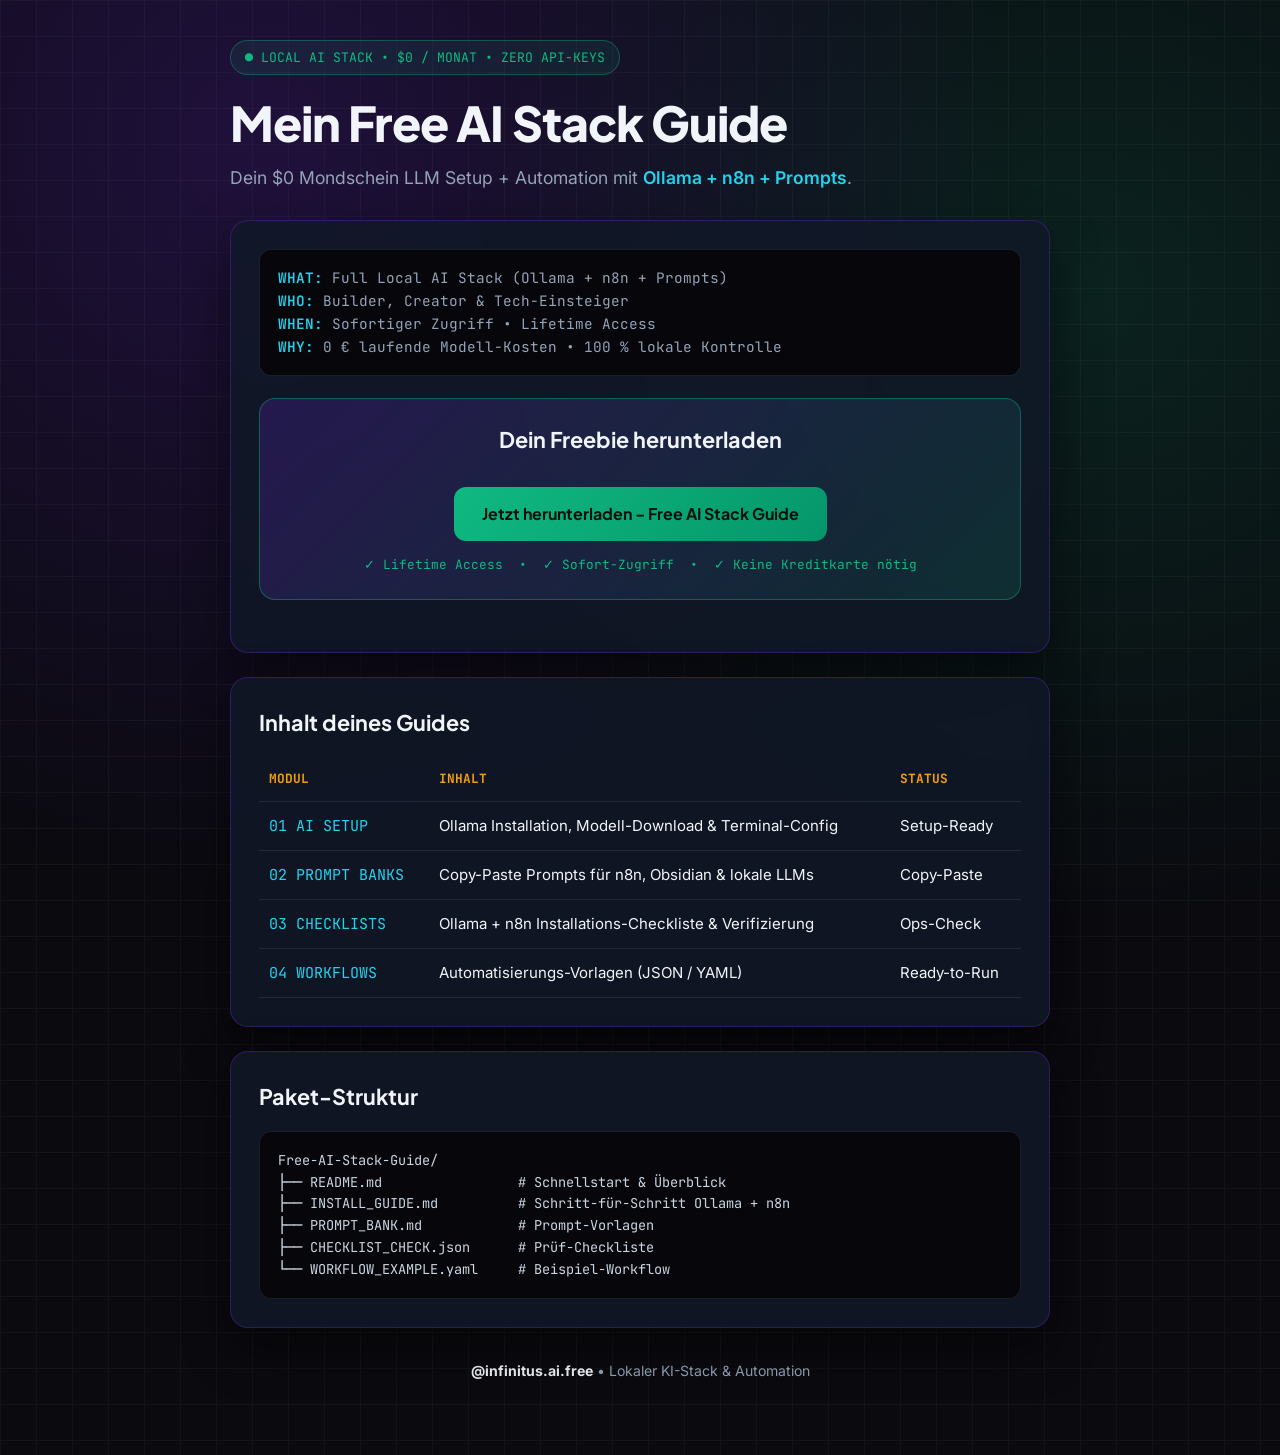
<file: docs/freebie-download.html>
<!DOCTYPE html>
<html lang="de">
<head>
  <meta charset="UTF-8" />
  <meta name="viewport" content="width=device-width, initial-scale=1.0" />
  <title>Mein Free AI Stack Guide — @infinitus.ai.free</title>
  <link rel="preconnect" href="https://fonts.googleapis.com" />
  <link rel="preconnect" href="https://fonts.gstatic.com" crossorigin />
  <link href="https://fonts.googleapis.com/css2?family=Inter:wght@400;500;600;700&family=JetBrains+Mono:wght@400;600&family=Plus+Jakarta+Sans:wght@600;700;800&display=swap" rel="stylesheet" />
  <style>
    :root {
      --bg: #0A0A0F;
      --surface: #111827;
      --card: rgba(17, 24, 39, 0.85);
      --border: rgba(109, 40, 217, 0.35);
      --violet: #6D28D9;
      --green: #10B981;
      --cyan: #22D3EE;
      --amber: #F59E0B;
      --text: #F1F5F9;
      --muted: #94A3B8;
    }

    * {
      box-sizing: border-box;
      margin: 0;
      padding: 0;
    }

    body {
      background-color: var(--bg);
      background-image:
        radial-gradient(circle at 20% 10%, rgba(109, 40, 217, 0.22), transparent 45%),
        radial-gradient(circle at 85% 20%, rgba(16, 185, 129, 0.14), transparent 40%),
        linear-gradient(to right, rgba(255, 255, 255, 0.03) 1px, transparent 1px),
        linear-gradient(to bottom, rgba(255, 255, 255, 0.03) 1px, transparent 1px);
      background-size: auto, auto, 36px 36px, 36px 36px;
      color: var(--text);
      font-family: 'Inter', -apple-system, BlinkMacSystemFont, sans-serif;
      line-height: 1.6;
      padding: 40px 20px 72px;
    }

    .container {
      max-width: 820px;
      margin: 0 auto;
    }

    .badge {
      display: inline-flex;
      align-items: center;
      gap: 8px;
      font-family: 'JetBrains Mono', monospace;
      font-size: 0.82rem;
      color: var(--green);
      background: rgba(16, 185, 129, 0.1);
      border: 1px solid rgba(16, 185, 129, 0.35);
      padding: 6px 14px;
      border-radius: 999px;
      margin-bottom: 20px;
    }

    h1 {
      font-family: 'Plus Jakarta Sans', sans-serif;
      font-size: clamp(2rem, 5vw, 3rem);
      font-weight: 800;
      letter-spacing: -0.02em;
      line-height: 1.15;
      margin-bottom: 14px;
    }

    .subtitle {
      font-size: 1.1rem;
      color: var(--muted);
      margin-bottom: 28px;
    }

    .subtitle strong {
      color: var(--cyan);
      font-weight: 600;
    }

    .card {
      background: var(--card);
      border: 1px solid var(--border);
      border-radius: 18px;
      padding: 28px;
      margin-bottom: 24px;
      backdrop-filter: blur(10px);
      box-shadow: 0 20px 50px rgba(0, 0, 0, 0.45);
    }

    .terminal-line {
      font-family: 'JetBrains Mono', monospace;
      font-size: 0.9rem;
      color: var(--muted);
      background: #07070b;
      border: 1px solid rgba(148, 163, 184, 0.15);
      border-radius: 12px;
      padding: 16px 18px;
      margin-bottom: 22px;
    }

    .terminal-line span.k {
      color: var(--cyan);
      font-weight: 600;
    }

    .cta-box {
      background: linear-gradient(135deg, rgba(109, 40, 217, 0.22), rgba(16, 185, 129, 0.14));
      border: 1px solid rgba(16, 185, 129, 0.4);
      border-radius: 16px;
      padding: 24px;
      text-align: center;
      margin-bottom: 24px;
    }

    .cta-btn {
      display: inline-block;
      margin-top: 14px;
      background: linear-gradient(135deg, var(--green), #059669);
      color: #04130d;
      font-family: 'Plus Jakarta Sans', sans-serif;
      font-weight: 700;
      font-size: 1rem;
      text-decoration: none;
      padding: 14px 28px;
      border-radius: 12px;
      transition: transform 0.15s ease, box-shadow 0.15s ease;
    }

    .cta-btn:hover {
      transform: translateY(-2px);
      box-shadow: 0 10px 25px rgba(16, 185, 129, 0.3);
    }

    .meta-row {
      margin-top: 14px;
      font-family: 'JetBrains Mono', monospace;
      font-size: 0.8rem;
      color: var(--green);
    }

    h2 {
      font-family: 'Plus Jakarta Sans', sans-serif;
      font-size: 1.35rem;
      margin-bottom: 16px;
      color: var(--text);
    }

    table {
      width: 100%;
      border-collapse: collapse;
      font-size: 0.94rem;
    }

    th, td {
      text-align: left;
      padding: 12px 10px;
      border-bottom: 1px solid rgba(148, 163, 184, 0.14);
    }

    th {
      font-family: 'JetBrains Mono', monospace;
      font-size: 0.8rem;
      color: var(--amber);
      text-transform: uppercase;
    }

    td:first-child {
      font-family: 'JetBrains Mono', monospace;
      color: var(--cyan);
      white-space: nowrap;
    }

    pre {
      background: #07070b;
      border: 1px solid rgba(148, 163, 184, 0.15);
      border-radius: 12px;
      padding: 18px;
      overflow-x: auto;
      font-family: 'JetBrains Mono', monospace;
      font-size: 0.85rem;
      color: #CBD5E1;
    }

    footer {
      text-align: center;
      color: var(--muted);
      font-size: 0.88rem;
      margin-top: 32px;
    }

    footer strong {
      color: var(--text);
    }
  </style>
</head>
<body>
  <div class="container">
    <div class="badge">● LOCAL AI STACK • $0 / MONAT • ZERO API-KEYS</div>
    <h1>Mein Free AI Stack Guide</h1>
    <p class="subtitle">Dein $0 Mondschein LLM Setup + Automation mit <strong>Ollama + n8n + Prompts</strong>.</p>

    <div class="card">
      <div class="terminal-line">
        <div><span class="k">WHAT:</span> Full Local AI Stack (Ollama + n8n + Prompts)</div>
        <div><span class="k">WHO:</span> Builder, Creator &amp; Tech-Einsteiger</div>
        <div><span class="k">WHEN:</span> Sofortiger Zugriff • Lifetime Access</div>
        <div><span class="k">WHY:</span> 0 € laufende Modell-Kosten • 100 % lokale Kontrolle</div>
      </div>

      <div class="cta-box">
        <h2>Dein Freebie herunterladen</h2>
        <a class="cta-btn" href="./Free-AI-Stack-Guide.pdf" download="Free-AI-Stack-Guide.pdf">Jetzt herunterladen – Free AI Stack Guide</a>
        <div class="meta-row">✓ Lifetime Access &nbsp;•&nbsp; ✓ Sofort-Zugriff &nbsp;•&nbsp; ✓ Keine Kreditkarte nötig</div>
      </div>
    </div>

    <div class="card">
      <h2>Inhalt deines Guides</h2>
      <table>
        <thead>
          <tr>
            <th>Modul</th>
            <th>Inhalt</th>
            <th>Status</th>
          </tr>
        </thead>
        <tbody>
          <tr>
            <td>01 AI SETUP</td>
            <td>Ollama Installation, Modell-Download &amp; Terminal-Config</td>
            <td>Setup-Ready</td>
          </tr>
          <tr>
            <td>02 PROMPT BANKS</td>
            <td>Copy-Paste Prompts für n8n, Obsidian &amp; lokale LLMs</td>
            <td>Copy-Paste</td>
          </tr>
          <tr>
            <td>03 CHECKLISTS</td>
            <td>Ollama + n8n Installations-Checkliste &amp; Verifizierung</td>
            <td>Ops-Check</td>
          </tr>
          <tr>
            <td>04 WORKFLOWS</td>
            <td>Automatisierungs-Vorlagen (JSON / YAML)</td>
            <td>Ready-to-Run</td>
          </tr>
        </tbody>
      </table>
    </div>

    <div class="card">
      <h2>Paket-Struktur</h2>
      <pre>Free-AI-Stack-Guide/
├── README.md                 # Schnellstart &amp; Überblick
├── INSTALL_GUIDE.md          # Schritt-für-Schritt Ollama + n8n
├── PROMPT_BANK.md            # Prompt-Vorlagen
├── CHECKLIST_CHECK.json      # Prüf-Checkliste
└── WORKFLOW_EXAMPLE.yaml     # Beispiel-Workflow</pre>
    </div>

    <footer>
      <strong>@infinitus.ai.free</strong> • Lokaler KI-Stack &amp; Automation
    </footer>
  </div>
</body>
</html>
</file>
